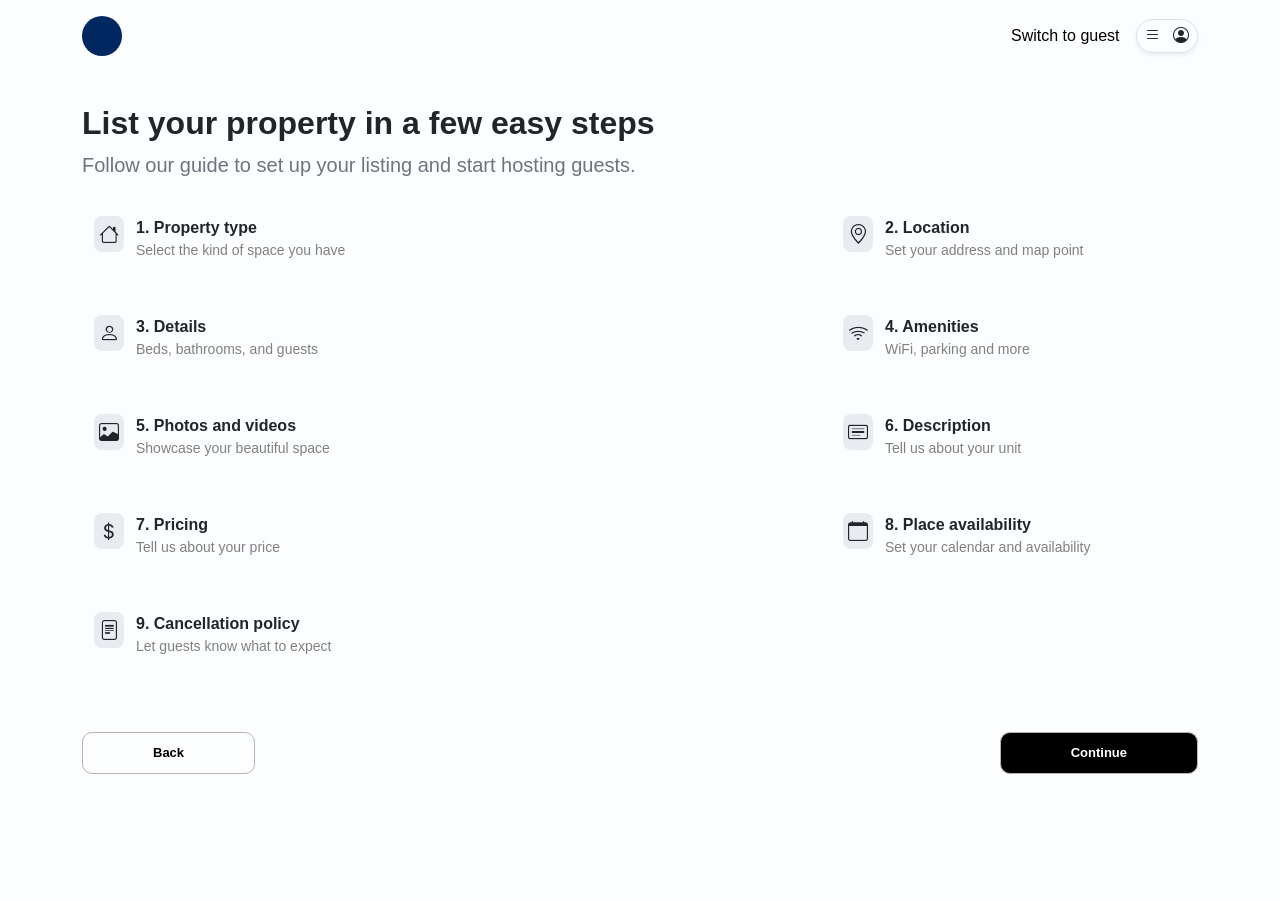
<file: index.html>
<!doctype html>
<html lang="en">
  <head>
    <meta charset="UTF-8" />
    <meta name="viewport" content="width=device-width, initial-scale=1.0" />
    <title>Add Unit Flow</title>
    <link rel="stylesheet" href="css/bootstrap-icons.css" />
    <link rel="stylesheet" href="css/bootstrap.css" />
    <link rel="stylesheet" href="css/style.css" />
  </head>
  <body>
    <div class="container py-3">
      <!-- Header -->
      <div class="d-flex justify-content-between align-items-center mb-5">
        <div class="logo"><img src="/assetes/imgg.jpeg" alt="" /></div>

        <div class="d-flex align-items-center gap-3">
          <span class="text-black">Switch to guest</span>
          <div class="border border-1 border-black py-1 px-2 round cursor-pointer shadow-sm">
            <i class="bi bi-list me-2"></i>
            <i class="bi bi-person-circle"></i>
          </div>
        </div>
      </div>

      <!-- Title -->
      <div class="mb-4">
        <h2 class="fw-bold">List your property in a few easy steps</h2>
        <p class="text-muted fs-5">
          Follow our guide to set up your listing and start hosting guests.
        </p>
      </div>

      <!-- Steps -->
      <div class="steps-grid">
        <div class="step-item">
          <i class="bi bi-house"></i>
          <div>
            <strong>1. Property type</strong>
            <p>Select the kind of space you have</p>
          </div>
        </div>

        <div class="step-item">
          <i class="bi bi-geo-alt"></i>
          <div>
            <strong>2. Location</strong>
            <p>Set your address and map point</p>
          </div>
        </div>

        <div class="step-item">
          <i class="bi bi-person"></i>
          <div>
            <strong>3. Details</strong>
            <p>Beds, bathrooms, and guests</p>
          </div>
        </div>

        <div class="step-item">
          <i class="bi bi-wifi"></i>
          <div>
            <strong>4. Amenities</strong>
            <p>WiFi, parking and more</p>
          </div>
        </div>

        <div class="step-item">
          <i class="bi bi-image"></i>
          <div>
            <strong>5. Photos and videos</strong>
            <p>Showcase your beautiful space</p>
          </div>
        </div>

        <div class="step-item">
          <i class="bi bi-card-text"></i>
          <div>
            <strong>6. Description</strong>
            <p>Tell us about your unit</p>
          </div>
        </div>

        <div class="step-item">
          <i class="bi bi-currency-dollar"></i>
          <div>
            <strong>7. Pricing</strong>
            <p>Tell us about your price</p>
          </div>
        </div>

        <div class="step-item">
          <i class="bi bi-calendar"></i>
          <div>
            <strong>8. Place availability</strong>
            <p>Set your calendar and availability</p>
          </div>
        </div>

        <div class="step-item">
          <i class="bi bi-file-text"></i>
          <div>
            <strong>9. Cancellation policy</strong>
            <p>Let guests know what to expect</p>
          </div>
        </div>
      </div>

      <!-- Buttons -->
      <div class="d-flex flex-column-reverse gap-2 flex-md-row justify-content-between mt-5">
        <button class="btn back-btn">Back</button>
        <button class="btn continue-btn">Continue</button>
      </div>
    </div>
  </body>
</html>
</file>
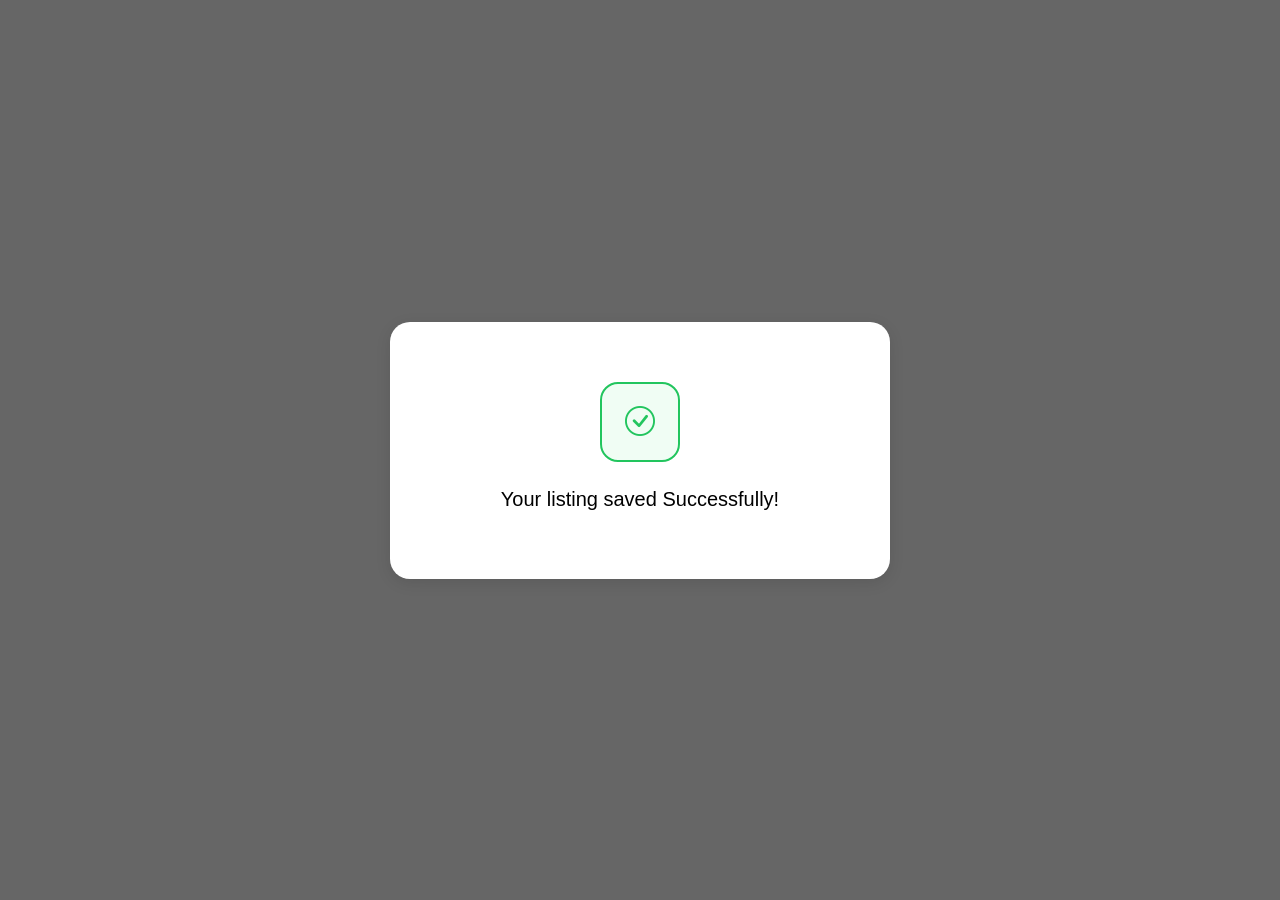
<file: Modal/modal-1.html>
<!doctype html>
<html lang="en">
  <head>
    <meta charset="UTF-8" />
    <meta name="viewport" content="width=device-width, initial-scale=1.0" />
    <title>Modal-1</title>
    <link rel="stylesheet" href="/css/bootstrap-icons.css" />
    <link rel="stylesheet" href="/css/bootstrap.css" />
    <link rel="stylesheet" href="/css/style.css" />
    <link rel="stylesheet" href="/css/add-unit.css" />
    <style>
      body {
        background-color: #666; 
        display: flex;
        justify-content: center;
        align-items: center;
        min-height: 100vh;
      }
      
      .success-card {
        background: white;
        padding: 60px 40px;
        border-radius: 20px;
        text-align: center;
        box-shadow: 0 4px 15px rgba(0,0,0,0.1);
        width: 100%;
        max-width: 500px;
      }

      .icon-box {
        width: 80px;
        height: 80px;
        background-color: #F0FDF4;
        border: 2px solid #22C55E;
        color: #22C55E;
        border-radius: 18px;
        display: flex;
        align-items: center;
        justify-content: center;
        margin: 0 auto 25px auto; 
        font-size: 30px;
      }
    </style>
  </head>
  <body>

    <div class="success-card">
      <div class="icon-box">
        <i class="bi bi-check-circle"></i>
      </div>
      <h5 class="text-black">Your listing saved Successfully!</h5>
    </div>

  </body>
</html>
</file>
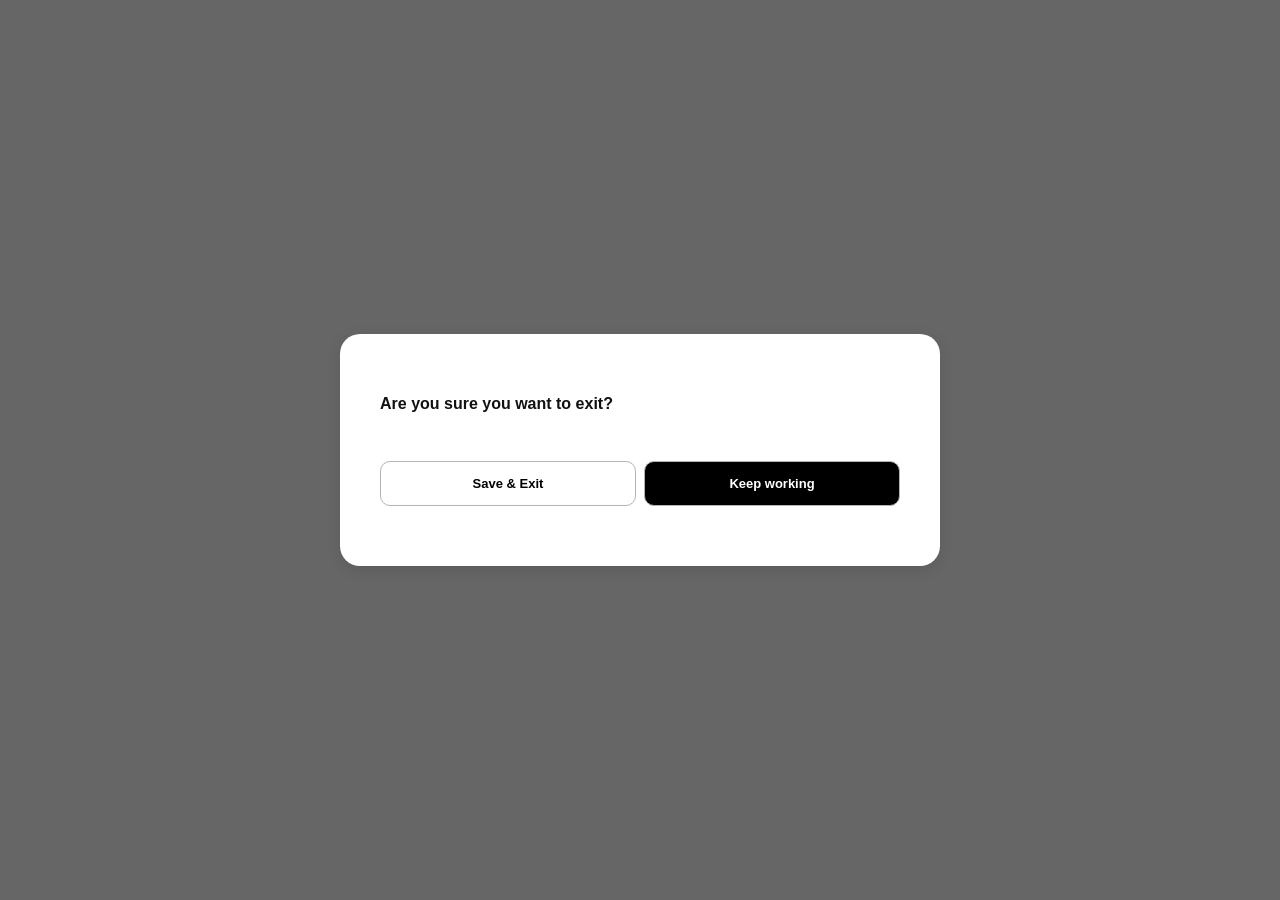
<file: Modal/modal-2.html>
<!doctype html>
<html lang="en">
  <head>
    <meta charset="UTF-8" />
    <meta name="viewport" content="width=device-width, initial-scale=1.0" />
    <title>Modal-2</title>
    <link rel="stylesheet" href="/css/bootstrap-icons.css" />
    <link rel="stylesheet" href="/css/bootstrap.css" />
    <link rel="stylesheet" href="/css/style.css" />
    <style>
      body {
        background-color: #666;
        display: flex;
        justify-content: center;
        align-items: center;
        min-height: 100vh;
      }
      
      .success-card {
        background: white;
        padding: 60px 40px;
        border-radius: 20px;
        box-shadow: 0 4px 15px rgba(0,0,0,0.1);
        width: 100%;
        max-width: 600px;
      }
    </style>
  </head>
  <body>

    <div class="success-card">
      <h6 class="fw-bold mb-4" style="color: #111;">Are you sure you want to exit?</h6>

      <div class="d-flex gap-2 mt-5">
        <button class="btn back-btn" style="flex: 1; padding: 12px;">Save & Exit</button>
        <button class="btn continue-btn" style="flex: 1; padding: 12px;">Keep working</button>
      </div>
    </div>

  </body>
</html>
</file>
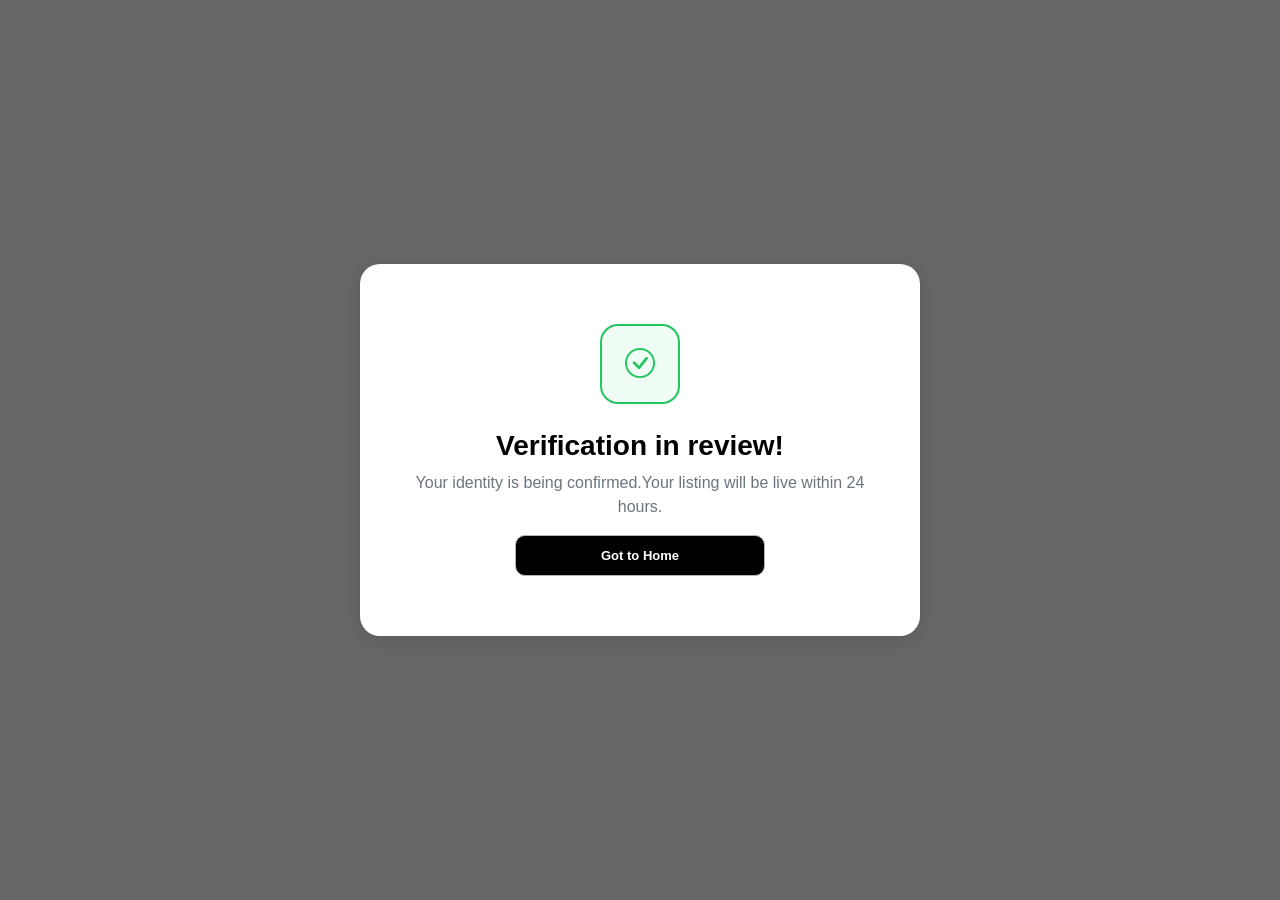
<file: Modal/modal-3.html>
<!doctype html>
<html lang="en">
  <head>
    <meta charset="UTF-8" />
    <meta name="viewport" content="width=device-width, initial-scale=1.0" />
    <title>Modal-3</title>
    <link rel="stylesheet" href="/css/bootstrap-icons.css" />
    <link rel="stylesheet" href="/css/bootstrap.css" />
    <link rel="stylesheet" href="/css/style.css" />
    <link rel="stylesheet" href="/css/add-unit.css" />
    <style>
      body {
        background-color: #666; 
        display: flex;
        justify-content: center;
        align-items: center;
        min-height: 100vh;
      }
      
      .success-card {
        background: white;
        padding: 60px 40px;
        border-radius: 20px;
        text-align: center;
        box-shadow: 0 4px 15px rgba(0,0,0,0.1);
        width: 100%;
        max-width: 560px;
      }

      .icon-box {
        width: 80px;
        height: 80px;
        background-color: #F0FDF4;
        border: 2px solid #22C55E;
        color: #22C55E;
        border-radius: 18px;
        display: flex;
        align-items: center;
        justify-content: center;
        margin: 0 auto 25px auto; 
        font-size: 30px;
      }
    </style>
  </head>
  <body>

    <div class="success-card">
      <div class="icon-box">
        <i class="bi bi-check-circle"></i>
      </div>
      <h3 class="text-black fw-bold">Verification in review!</h3>
      <p class="text-muted">Your identity is being confirmed.Your listing will be live within 24 hours.</p>
      <div
        class="d-flex flex-column-reverse gap-2 mt-3 mx-auto"
        style="max-width: 250px;"
      >
        <!-- <button class="btn back-btn">Do it later</button> -->
        <button class="btn continue-btn">Got to Home</button>
      </div>
    </div>

  </body>
</html>
</file>
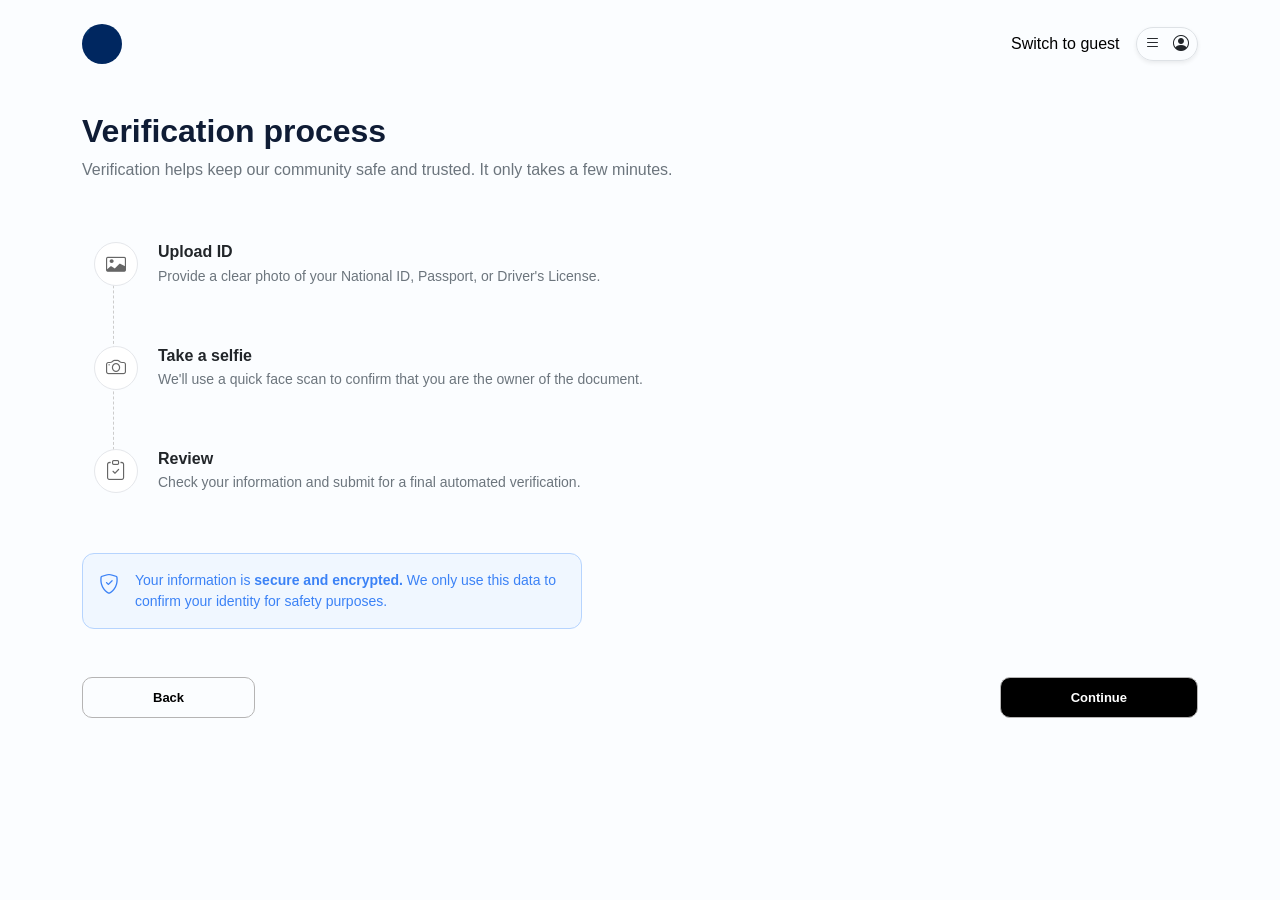
<file: verifcation/verifcation.html>
<!doctype html>
<html lang="en">
  <head>
    <meta charset="UTF-8" />
    <meta name="viewport" content="width=device-width, initial-scale=1.0" />
    <title>Verfication Flow</title>
    <link rel="stylesheet" href="/css/bootstrap-icons.css" />
    <link rel="stylesheet" href="/css/bootstrap.css" />
    <link rel="stylesheet" href="/css/style.css" />

    <style>
      .steps-container {
        position: relative;
        padding-left: 0px;
      }

      .steps-container::before {
        content: "";
        position: absolute;
        left: 31px;
        top: 20px;
        bottom: 50px;
        border-left: 1px dashed #ccc;
        z-index: 0;
      }

      .step-item {
        position: relative;
        z-index: 1;
        display: flex;
        gap: 20px;
        margin-bottom: 35px;
        align-items: flex-start;
      }

      .step-icon {
        width: 44px;
        height: 44px;
        background: white;
        border: 1px solid #e5e7eb;
        border-radius: 50%;
        display: flex;
        align-items: center;
        justify-content: center;
        flex-shrink: 0;
        color: #666;
      }
      .step-icon i {
        background-color: transparent;
      }
    </style>
  </head>
  <body>
    <div class="container py-4">
      <div class="d-flex justify-content-between align-items-center mb-5">
        <div class="logo">
          <img src="/assetes/imgg.jpeg" alt="Logo" height="40" />
        </div>

        <div class="d-flex align-items-center gap-3">
          <span class="text-black">Switch to guest</span>
          <div class="border border-1 border-black py-1 px-2 round cursor-pointer shadow-sm">
            <i class="bi bi-list me-2"></i>
            <i class="bi bi-person-circle"></i>
          </div>
        </div>
      </div>

      <div class="mb-5" style="max-width: 800px">
        <h2 class="fw-bold" style="color: #0f1c35">Verification process</h2>
        <p class="text-muted fs-6">
          Verification helps keep our community safe and trusted. It only takes
          a few minutes.
        </p>
      </div>

      <div class="steps-container mb-5">
        <div class="step-item">
          <div class="step-icon"><i class="bi bi-card-image"></i></div>
          <div>
            <h6 class="fw-bold mb-1">Upload ID</h6>
            <p class="text-muted mb-0">
              Provide a clear photo of your National ID, Passport, or Driver's
              License.
            </p>
          </div>
        </div>

        <div class="step-item">
          <div class="step-icon"><i class="bi bi-camera"></i></div>
          <div>
            <h6 class="fw-bold mb-1">Take a selfie</h6>
            <p class="text-muted mb-0">
              We'll use a quick face scan to confirm that you are the owner of
              the document.
            </p>
          </div>
        </div>

        <div class="step-item">
          <div class="step-icon"><i class="bi bi-clipboard-check"></i></div>
          <div>
            <h6 class="fw-bold mb-1">Review</h6>
            <p class="text-muted mb-0">
              Check your information and submit for a final automated
              verification.
            </p>
          </div>
        </div>
      </div>

      <div
        class="alert alert-primary border-1 d-flex gap-3 align-items-start"
        style="
          background-color: #f0f7ff;
          color: #3b82f6;
          border-radius: 12px;
          max-width: 500px;
        "
      >
        <i class="bi bi-shield-check fs-5"></i>
        <p class="mb-0" style="font-size: 14px">
          Your information is <strong>secure and encrypted.</strong> We only use
          this data to confirm your identity for safety purposes.
        </p>
      </div>

      <div class="d-flex flex-column-reverse gap-2 flex-md-row justify-content-between mt-5">
        <button class="btn back-btn">Back</button>
        <button class="btn continue-btn">Continue</button>
      </div>
    </div>
  </body>
</html>
</file>
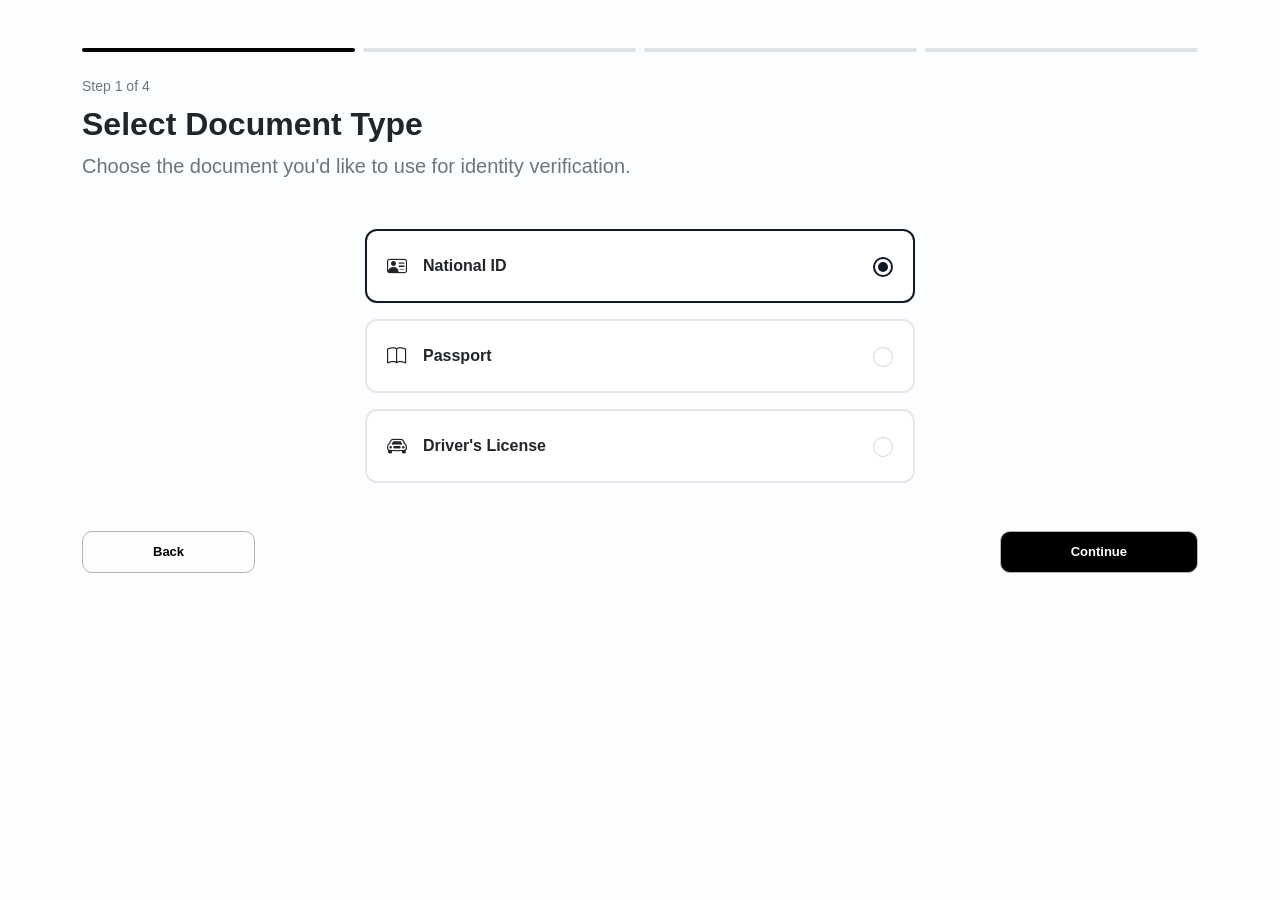
<file: verifcation/verification-flow.html>
<!doctype html>
<html lang="en">
  <head>
    <meta charset="UTF-8" />
    <meta name="viewport" content="width=device-width, initial-scale=1.0" />
    <title>Verification steps</title>
    <link rel="stylesheet" href="/css/bootstrap-icons.css" />
    <link rel="stylesheet" href="/css/bootstrap.css" />
    <link rel="stylesheet" href="/css/style.css" />
    <link rel="stylesheet" href="/css/add-unit.css" />
  </head>
  <body>
    <div class="container py-5">
      <!-- Progress -->
      <div
        class="progress-segments mb-4 d-flex justify-content-between gap-2"
        id="progress-container"
      >
        <div class="segment active"></div>
        <div class="segment"></div>
        <div class="segment"></div>
        <div class="segment"></div>
      </div>

      <div>
        <div class="step active" id="step-1">
          <p class="text-secondary mb-2 fw-medium" style="font-size: 14px">
            Step 1 of 4
          </p>
          <h2 class="mb-2 fw-bold">Select Document Type</h2>
          <p class="text-secondary mb-5 fs-5">
            Choose the document you'd like to use for identity verification.
          </p>

          <div class="mx-auto" style="max-width: 550px">
            <div class="policy-list">
              <div class="policy-wrapper mb-3">
                <input
                  type="radio"
                  id="policy-id"
                  name="id_type"
                  class="policy-radio-input"
                  checked
                />
                <label
                  for="policy-id"
                  class="policy-card d-flex align-items-center justify-content-between"
                >
                  <div class="d-flex align-items-center gap-3">
                    <i class="bi bi-person-vcard fs-5"></i>
                    <span class="fw-bold">National ID</span>
                  </div>
                  <div class="radio-circle"></div>
                </label>
              </div>

              <div class="policy-wrapper mb-3">
                <input
                  type="radio"
                  id="policy-passport"
                  name="id_type"
                  class="policy-radio-input"
                />
                <label
                  for="policy-passport"
                  class="policy-card d-flex align-items-center justify-content-between"
                >
                  <div class="d-flex align-items-center gap-3">
                    <i class="bi bi-book fs-5"></i>
                    <span class="fw-bold">Passport</span>
                  </div>
                  <div class="radio-circle"></div>
                </label>
              </div>

              <div class="policy-wrapper mb-3">
                <input
                  type="radio"
                  id="policy-license"
                  name="id_type"
                  class="policy-radio-input"
                />
                <label
                  for="policy-license"
                  class="policy-card d-flex align-items-center justify-content-between"
                >
                  <div class="d-flex align-items-center gap-3">
                    <i class="bi bi-car-front fs-5"></i>
                    <span class="fw-bold">Driver's License</span>
                  </div>
                  <div class="radio-circle"></div>
                </label>
              </div>
            </div>
          </div>
        </div>

        <div class="step" id="step-2">
          <p class="text-secondary mb-2 fw-medium" style="font-size: 14px">
            Step 2 of 4
          </p>
          <h2 class="mb-2 fw-bold">Upload Your national ID</h2>
          <p class="text-secondary mb-5 fs-5">
            Take a clear photo of your document. Ensure all four corners are
            visible and there is no glare.
          </p>

          <div class="row">
            <div class="col-12 col-md-6">
              <h5 class="fw-bold mb-3 fs-6">Frontside</h5>

              <div
                class="video-upload-container"
                style="border: 3px rgb(195, 194, 194) dotted"
              >
                <div class="video-placeholder">
                  <i
                    class="bi bi-camera fs-2 mb-3 p-2 bg-white rounded-circle"
                  ></i>
                  <p class="mb-0 fw-bold text-black">Drag & Drop of browser</p>
                </div>
              </div>
            </div>

            <div class="col-12 col-md-6">
              <h5 class="fw-bold mb-3 fs-6">Backside</h5>

              <div
                class="video-upload-container"
                style="border: 3px rgb(195, 194, 194) dotted"
              >
                <div class="video-placeholder">
                  <i
                    class="bi bi-camera fs-2 mb-3 p-2 bg-white rounded-circle"
                  ></i>
                  <p class="mb-0 fw-bold text-black">Drag & Drop of browser</p>
                </div>
              </div>
            </div>
          </div>

          <div
            class="alert alert-primary border-1 d-flex gap-3 align-items-start mt-4"
            style="
              background-color: #f0f7ff;
              color: #3b82f6;
              border-radius: 12px;
              max-width: 500px;
            "
          >
            <i class="bi bi-shield-check fs-5"></i>
            <p class="mb-0 fw-bold" style="font-size: 14px">
              YOUR DATA IS SECURE & ENCRYPTED
            </p>
          </div>
        </div>

        <div class="step" id="step-3">
          <p class="text-secondary mb-2 fw-medium" style="font-size: 14px">
            Step 3 of 4
          </p>
          <h2 class="mb-2 fw-bold">Take your selfie</h2>
          <p class="text-secondary mb-5 fs-5">
            Position your face within the oval guide
          </p>

        </div>

        <div class="step" id="step-4">
          <p class="text-secondary mb-2 fw-medium" style="font-size: 14px">
            Step 4 of 4
          </p>
          <h2 class="mb-2 fw-bold">Review your details</h2>
          <p class="text-secondary mb-5 fs-5">
            Ensure all details are sharp and clearly visible. This helps avoid
            verification delays.
          </p>

          <div class="row">
            <div class="col-12 col-md-6 mt-3">
              <h5 class="fw-bold mb-3 fs-6">Frontside</h5>

              <div
                class="video-upload-container"
                style="border: 3px rgb(195, 194, 194) dotted"
              >
                <div class="video-placeholder">
                  <i
                    class="bi bi-camera fs-2 mb-3 p-2 bg-white rounded-circle"
                  ></i>
                  <p class="mb-0 fw-bold text-black">Drag & Drop of browser</p>
                </div>
              </div>
            </div>

            <div class="col-12 col-md-6 mt-3">
              <h5 class="fw-bold mb-3 fs-6">Backside</h5>

              <div
                class="video-upload-container"
                style="border: 3px rgb(195, 194, 194) dotted"
              >
                <div class="video-placeholder">
                  <i
                    class="bi bi-camera fs-2 mb-3 p-2 bg-white rounded-circle"
                  ></i>
                  <p class="mb-0 fw-bold text-black">Drag & Drop of browser</p>
                </div>
              </div>
            </div>

            <div class="col-12 col-md-6 mt-3">
              <h5 class="fw-bold mb-3 fs-6">Your selfie</h5>

              <div
                class="video-upload-container"
                style="border: 3px rgb(195, 194, 194) dotted"
              >
                <div class="video-placeholder">
                  <i
                    class="bi bi-camera fs-2 mb-3 p-2 bg-white rounded-circle"
                  ></i>
                  <p class="mb-0 fw-bold text-black">Drag & Drop of browser</p>
                </div>
              </div>
            </div>
          </div>
        </div>
      </div>

      <!-- Buttons -->
      <div
        class="d-flex flex-column-reverse gap-2 flex-md-row justify-content-between mt-5"
      >
        <button class="btn back-btn" onclick="prevStepVer()">Back</button>
        <button class="btn continue-btn" onclick="nextStepVer()">
          Continue
        </button>
      </div>
    </div>
    <script src="/js/verfication.js"></script>
    <script src="/js/main.js"></script>
  </body>
</html>
</file>
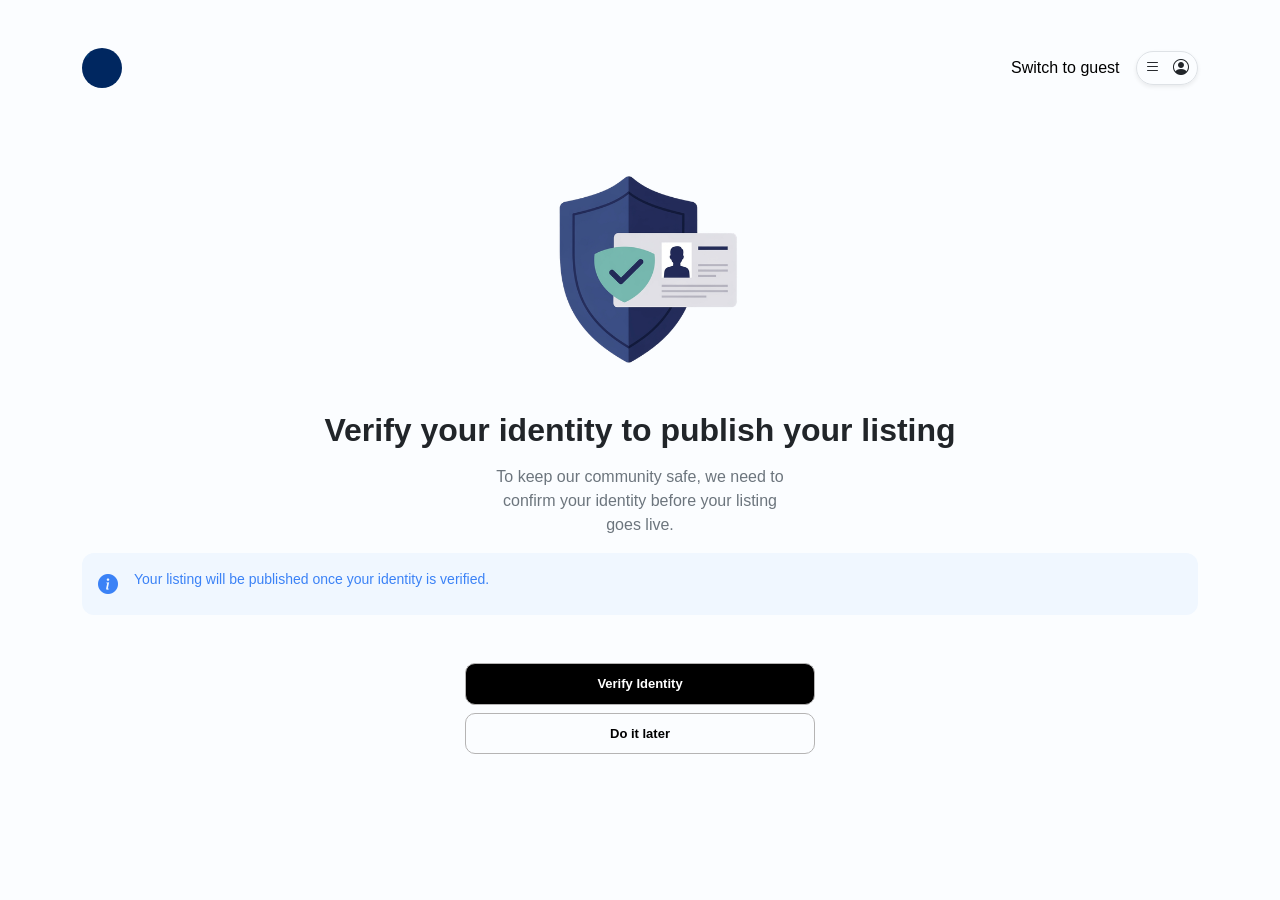
<file: verification-alert/verification-alert.html>
<!doctype html>
<html lang="en">
  <head>
    <meta charset="UTF-8" />
    <meta name="viewport" content="width=device-width, initial-scale=1.0" />
    <title>Verification Alert</title>
    <link rel="stylesheet" href="/css/bootstrap-icons.css" />
    <link rel="stylesheet" href="/css/bootstrap.css" />
    <link rel="stylesheet" href="/css/style.css" />
    <link rel="stylesheet" href="/css/add-unit.css" />
  </head>
  <body>
    <div class="container py-5">
      <!-- Header -->
      <div class="d-flex justify-content-between align-items-center mb-5">
        <div class="logo"><img src="/assetes/imgg.jpeg" alt="" /></div>

        <div class="d-flex align-items-center gap-3">
          <span class="text-black">Switch to guest</span>
          <div
            class="border border-1 border-black py-1 px-2 round cursor-pointer shadow-sm"
          >
            <i class="bi bi-list me-2"></i>
            <i class="bi bi-person-circle"></i>
          </div>
        </div>
      </div>

      <div>
        <div class="d-flex flex-column gap-2 align-items-center">
          <img src="/assetes/image.png" alt="" width="250">
          <h2 class="fw-bold">Verify your identity to publish your listing</h2>
          <p class="text-muted text-center" style="max-width: 300px;">To keep our community safe, we need to confirm your identity before your listing goes live.</p>
        </div>

        <div
              class="alert alert-primary border-0 d-flex gap-3 align-items-start"
              style="
                background-color: #f0f7ff;
                color: #3b82f6;
                border-radius: 12px;
              "
            >
              <i class="bi bi-info-circle-fill fs-5"></i>
              <p class="mb-0" style="font-size: 14px">
                Your listing will be published once your identity is verified.
              </p>
        </div>
      </div>
      
      <!-- Buttons -->
      <div
        class="d-flex flex-column-reverse gap-2 mt-5 mx-auto"
        style="max-width: 350px;"
      >
        <button class="btn back-btn">Do it later</button>
        <button class="btn continue-btn">Verify Identity</button>
      </div>
    </div>
    <script src="/js/main.js"></script>
  </body>
</html>
</file>
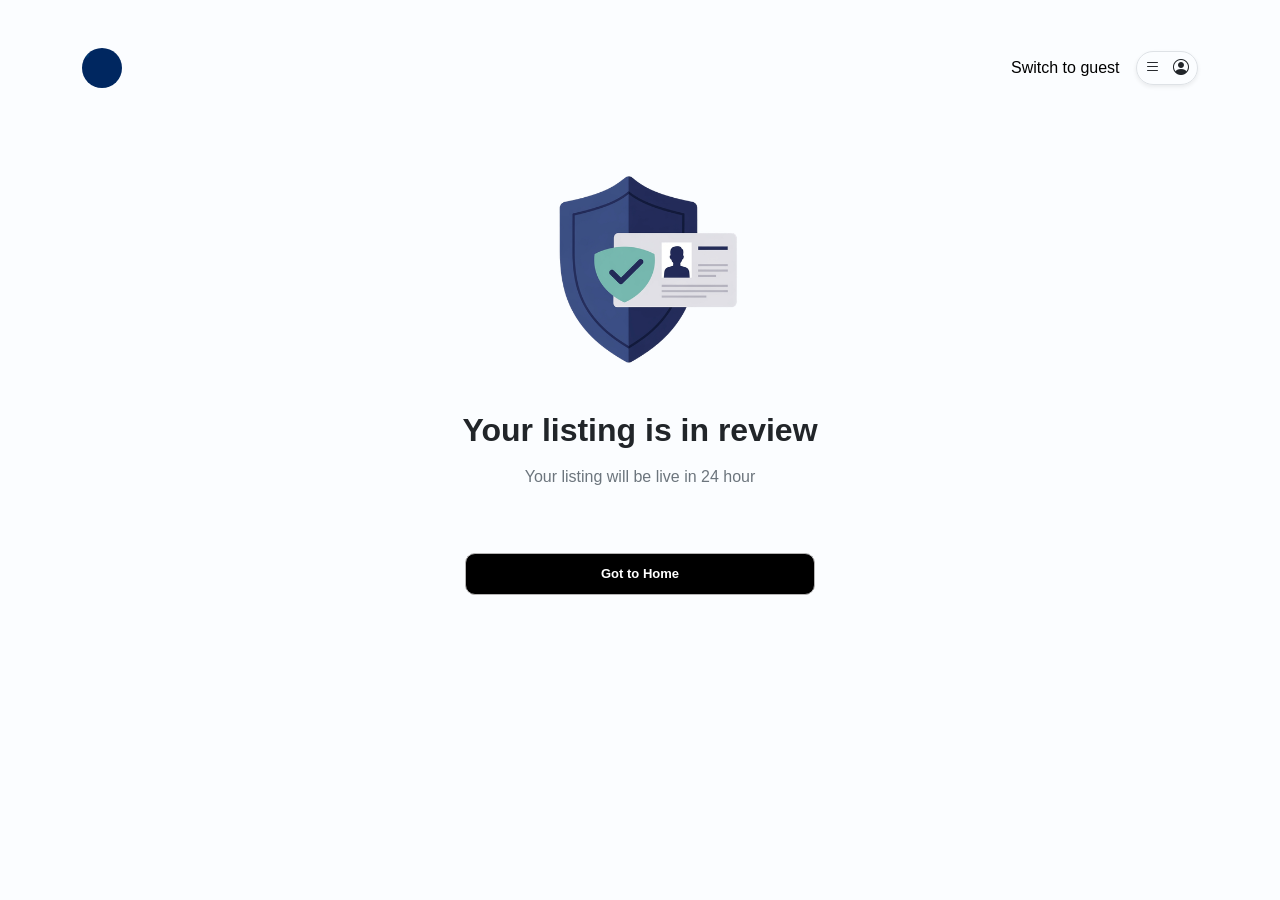
<file: verification-alert/verification-alert2.html>
<!doctype html>
<html lang="en">
  <head>
    <meta charset="UTF-8" />
    <meta name="viewport" content="width=device-width, initial-scale=1.0" />
    <title>Verification Alert 2</title>
    <link rel="stylesheet" href="/css/bootstrap-icons.css" />
    <link rel="stylesheet" href="/css/bootstrap.css" />
    <link rel="stylesheet" href="/css/style.css" />
    <link rel="stylesheet" href="/css/add-unit.css" />
  </head>
  <body>
    <div class="container py-5">
      <!-- Header -->
      <div class="d-flex justify-content-between align-items-center mb-5">
        <div class="logo"><img src="/assetes/imgg.jpeg" alt="" /></div>

        <div class="d-flex align-items-center gap-3">
          <span class="text-black">Switch to guest</span>
          <div
            class="border border-1 border-black py-1 px-2 round cursor-pointer shadow-sm"
          >
            <i class="bi bi-list me-2"></i>
            <i class="bi bi-person-circle"></i>
          </div>
        </div>
      </div>

      <div>
        <div class="d-flex flex-column gap-2 align-items-center">
          <img src="/assetes/image.png" alt="" width="250">
          <h2 class="fw-bold">Your listing is in review</h2>
          <p class="text-muted text-center" style="max-width: 300px;">Your listing will be live in 24 hour</p>
        </div>
      </div>
      
      <!-- Buttons -->
      <div
        class="d-flex flex-column-reverse gap-2 mt-5 mx-auto"
        style="max-width: 350px;"
      >
        <!-- <button class="btn back-btn">Do it later</button> -->
        <button class="btn continue-btn">Got to Home</button>
      </div>
    </div>
    <script src="/js/main.js"></script>
  </body>
</html>
</file>
<file: css/style.css>
body {
  background: #FBFDFF;
  font-family: Arial, sans-serif;
}

.logo img {
  width: 40px;
  border-radius: 50%;
}

.round {
  border-radius: 20px;
}
.step-item {
  display: flex;
  align-items: flex-start;
  gap: 12px;
  padding: 12px;
  border-radius: 10px;
  margin-bottom: 15px;
}

.step-item i {
  font-size: 20px;
  background: #E8EBF0;
  padding: 3px 5px;
  border-radius: 8px;
}

.step-item p {
  margin: 0;
  font-size: 14px;
  color: gray;
}

.steps-grid {
  display: grid;
  grid-template-columns: 1fr;
  gap: 15px;
}

/* Desktop */
@media (min-width: 768px) {
  .steps-grid {
    grid-template-columns: 2fr 1fr;
  }
}

.continue-btn {
  font-size: 13px;
  font-weight: bold;
  color: white;
  background: #000;
  padding: 10px 70px;
  border: 1px rgb(181, 180, 180) solid;
  border-radius: 10px;
}
.continue-btn:hover {
  color: white;
  background: #000000d0;
}
.back-btn {
  font-size: 13px;
  font-weight: bold;
  color: black;
  padding: 10px 70px;
  border: 1px rgb(181, 180, 180) solid;
  border-radius: 10px;
}

/* ------------------------------------------------------ */
.step {
  display: none;
}
.step.active {
  display: block;
}

.progress-bar {
  width: 100%;
}
.segment {
  flex-grow: 1;
  height: 4px;
  background-color: #DEE2E7;
  border-radius: 4px;
  transition: background-color 0.3s ease;
}
.segment.active {
  background-color: black;
}
</file>
<file: css/add-unit.css>
.option-card {
  border: 2px solid rgb(199, 199, 199);
  border-radius: 12px;
  padding: 24px 16px;
  text-align: center;
  cursor: pointer;
  transition: all 0.2s ease;
  color: #4b5563;
}
.option-card:hover {
  border-color: #9ca3af;
}
.option-card i {
  font-size: 28px;
  margin-bottom: 12px;
  display: block;
}
.option-card.active {
  border: 2px solid black;
  color: black;
}


.rental-card {
  display: flex;
  align-items: center;
  border-radius: 12px;
  padding: 16px 20px;
  margin-bottom: 12px;
  cursor: pointer;
  background-color: #F2F4F7;
}
.rental-card.active {
  border: 2px solid black;
  background-color: #f0f4f8;
  padding: 15px 19px; 
}

.check-circle {
  width: 24px;
  height: 24px;
  border-radius: 50%;
  background-color: rgb(158, 157, 157);
  display: flex;
  align-items: center;
  color: rgb(158, 157, 157);
  justify-content: center;
}
.rental-card.active .check-circle {
  background-color: black;
  color: white;
}

/* -------------------------------------------- */
.custom-input {
  background-color: #F1F3F5;
  border: none;
  border-radius: 8px;
  padding: 15px 16px;
  color: rgb(178, 177, 177);
  box-shadow: none;
  font-size: 14px;
}

.custom-input::placeholder {
  color: #9ca3af;
}

.map-pin {
  width: 36px;
  height: 36px;
  background-color: var(--primary-navy);
  border-radius: 50% 50% 50% 0; 
  transform: rotate(-45deg);
  display: flex;
  align-items: center;
  justify-content: center;
  border: 3px solid white;
}

.map-pin .pin-inner {
  width: 12px;
  height: 12px;
  background-color: transparent;
  border: 2px solid white;
  border-radius: 50%;
}

/* --------------------------------- */
.icon-box {
  background-color: #eae9e9;
  border-radius: 10px;
}
.btn-counter {
  width: 32px;
  height: 32px;
  border-radius: 50%;
  border: 1px solid rgb(187, 186, 186);
  display: flex;
  align-items: center;
  justify-content: center;
  background-color: white;
}

.btn-counter:hover {
  border-color: black;;
}
/* --------------------------- */
.photo-grid-layout {
  display: grid;
  grid-template-columns: 2fr 1fr;
  grid-template-rows: auto auto;
  gap: 12px;
}

.photo-item {
  position: relative;
  border-radius: 12px;
  overflow: hidden;
  background-color: var(--bg-light);
}

.photo-item img {
  width: 100%;
  height: 100%;
  object-fit: cover;
  display: block;
}

.main-photo {
  grid-row: span 2;
  height: 280px;
}

.side-photos {
  display: flex;
  flex-direction: column;
  gap: 12px;
}

.side-photo {
  height: 134px;
}

.badge-cover {
  position: absolute;
  top: 12px;
  left: 12px;
  background-color: #111827; 
  color: white;
  padding: 4px 8px;
  border-radius: 4px;
  font-size: 10px;
  font-weight: bold;
  letter-spacing: 0.5px;
}

.btn-delete {
  position: absolute;
  top: 12px;
  right: 12px;
  width: 28px;
  height: 28px;
  border-radius: 50%;
  background-color: white;
  border: none;
  display: flex;
  align-items: center;
  justify-content: center;
  color: red;
  cursor: pointer;
  z-index: 2;
}

.add-photo-box {
  width: 150px;
  height: 150px;
  border: 2px dashed #d1d5db;
  border-radius: 12px;
  display: flex;
  align-items: center;
  justify-content: center;
  color: #111827;
  cursor: pointer;
  background-color: #f9fafb;
  margin-top: 12px;
}

.video-upload-container {
  height: 280px;
  background-color: #f3f4f6;
  border-radius: 16px;
  display: flex;
  align-items: center;
  justify-content: center;
  border: 1px solid transparent;
}

.video-placeholder {
  text-align: center;
  color: #4b5563;
  cursor: pointer;
}


.small-text {
  font-size: 12px;
  color: #9ca3af;
}
.dotted-divider {
  border-top: 2px dotted #d1d5db;
  height: 0;
  width: 100%;
}
/* -------------------------- */


/* -------------------- */

.policy-radio-input {
  position: absolute;
  opacity: 0;
  width: 1px;
  height: 1px;
}

.policy-card {
  display: flex;
  align-items: flex-start;
  gap: 16px;
  padding: 20px;
  border: 2px solid #e5e7eb;
  border-radius: 12px;
  cursor: pointer;
  background-color: #fff;
  width: 100%; 
}

.radio-circle {
  width: 20px;
  height: 20px;
  border: 1px solid #d1d5db;
  border-radius: 50%;
  flex-shrink: 0;
  margin-top: 2px;
  position: relative;
}

.policy-radio-input:checked + .policy-card {
  border: 2px solid #111827; 
}

.policy-radio-input:checked + .policy-card .radio-circle {
  border: 2px solid #111827;
}

.policy-radio-input:checked + .policy-card .radio-circle::after {
  content: "";
  position: absolute;
  top: 50%;
  left: 50%;
  transform: translate(-50%, -50%);
  width: 10px;
  height: 10px;
  background-color: #111827;
  border-radius: 50%;
}

.badge-recommended {
  background-color: #f3f4f6;
  color: #111827;
  font-size: 10px;
  font-weight: bold;
  padding: 2px 8px;
  border-radius: 4px;
  text-transform: uppercase;
}
</file>
